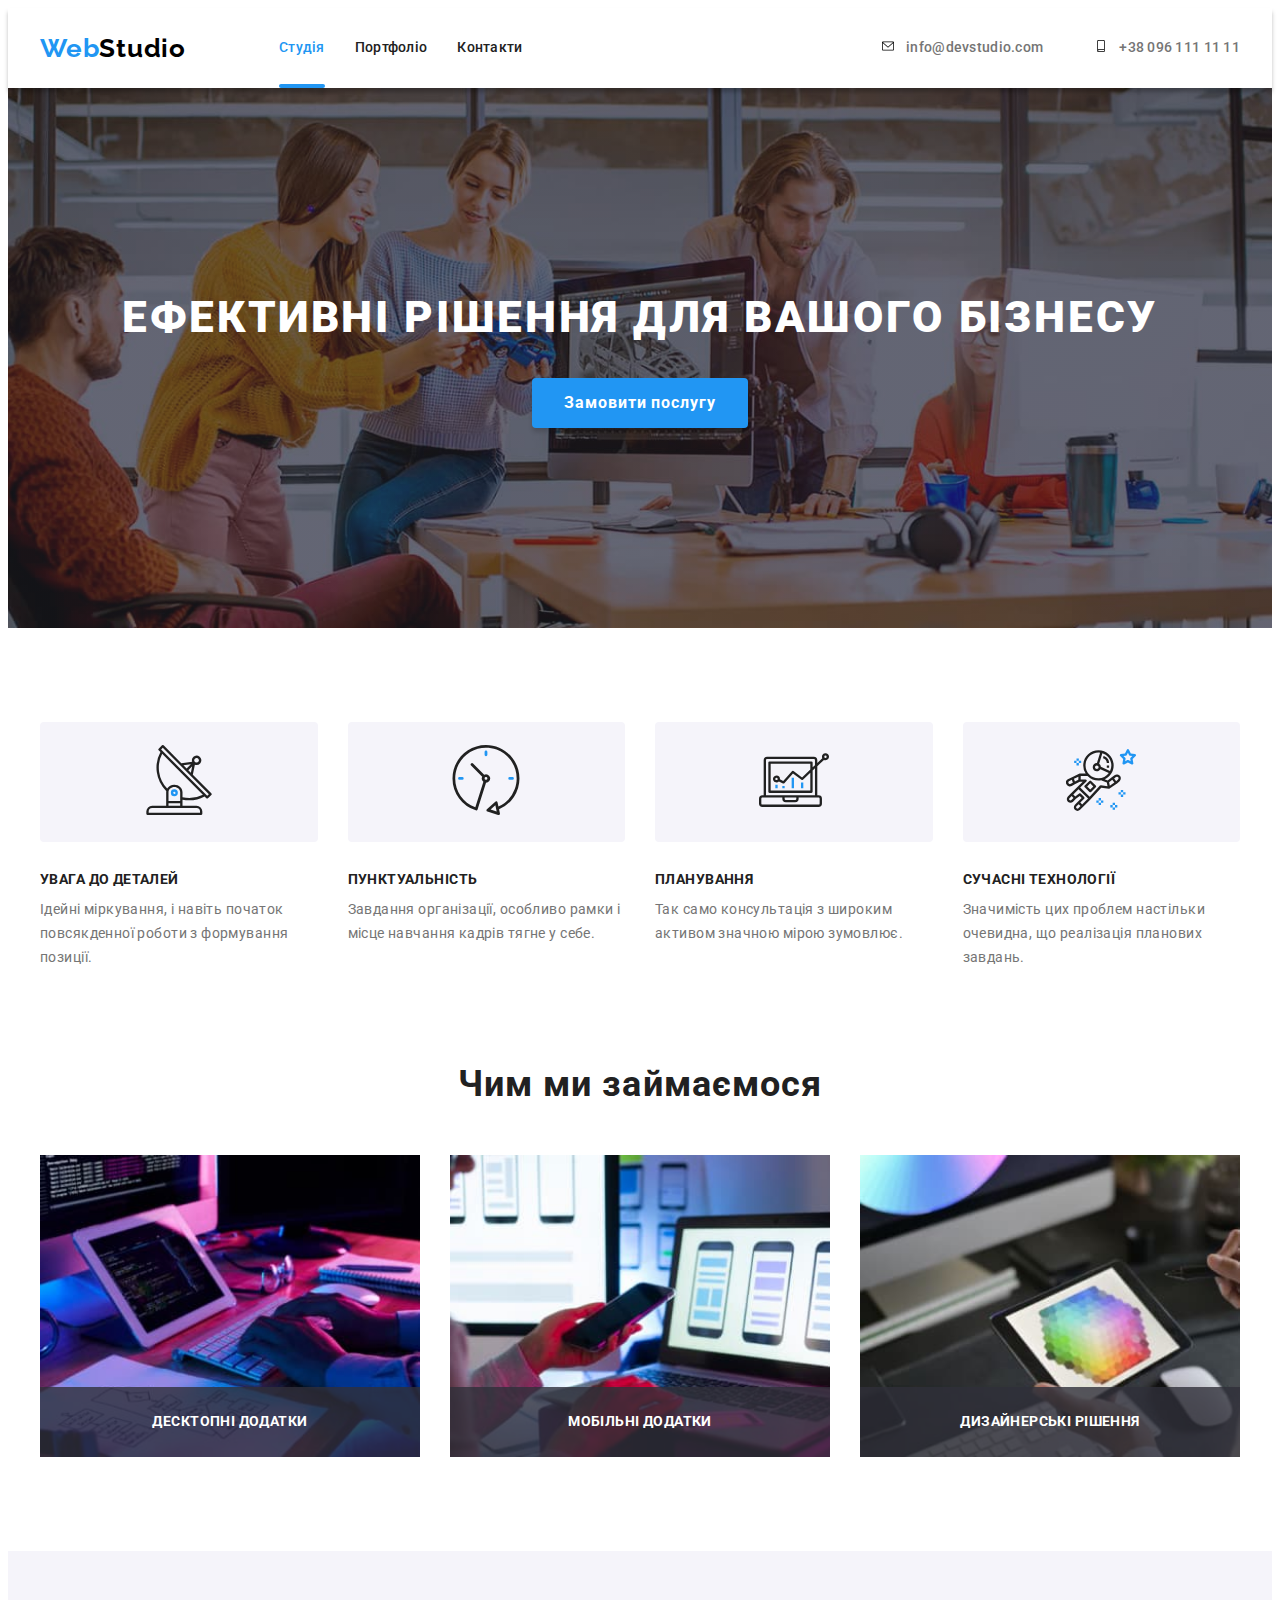
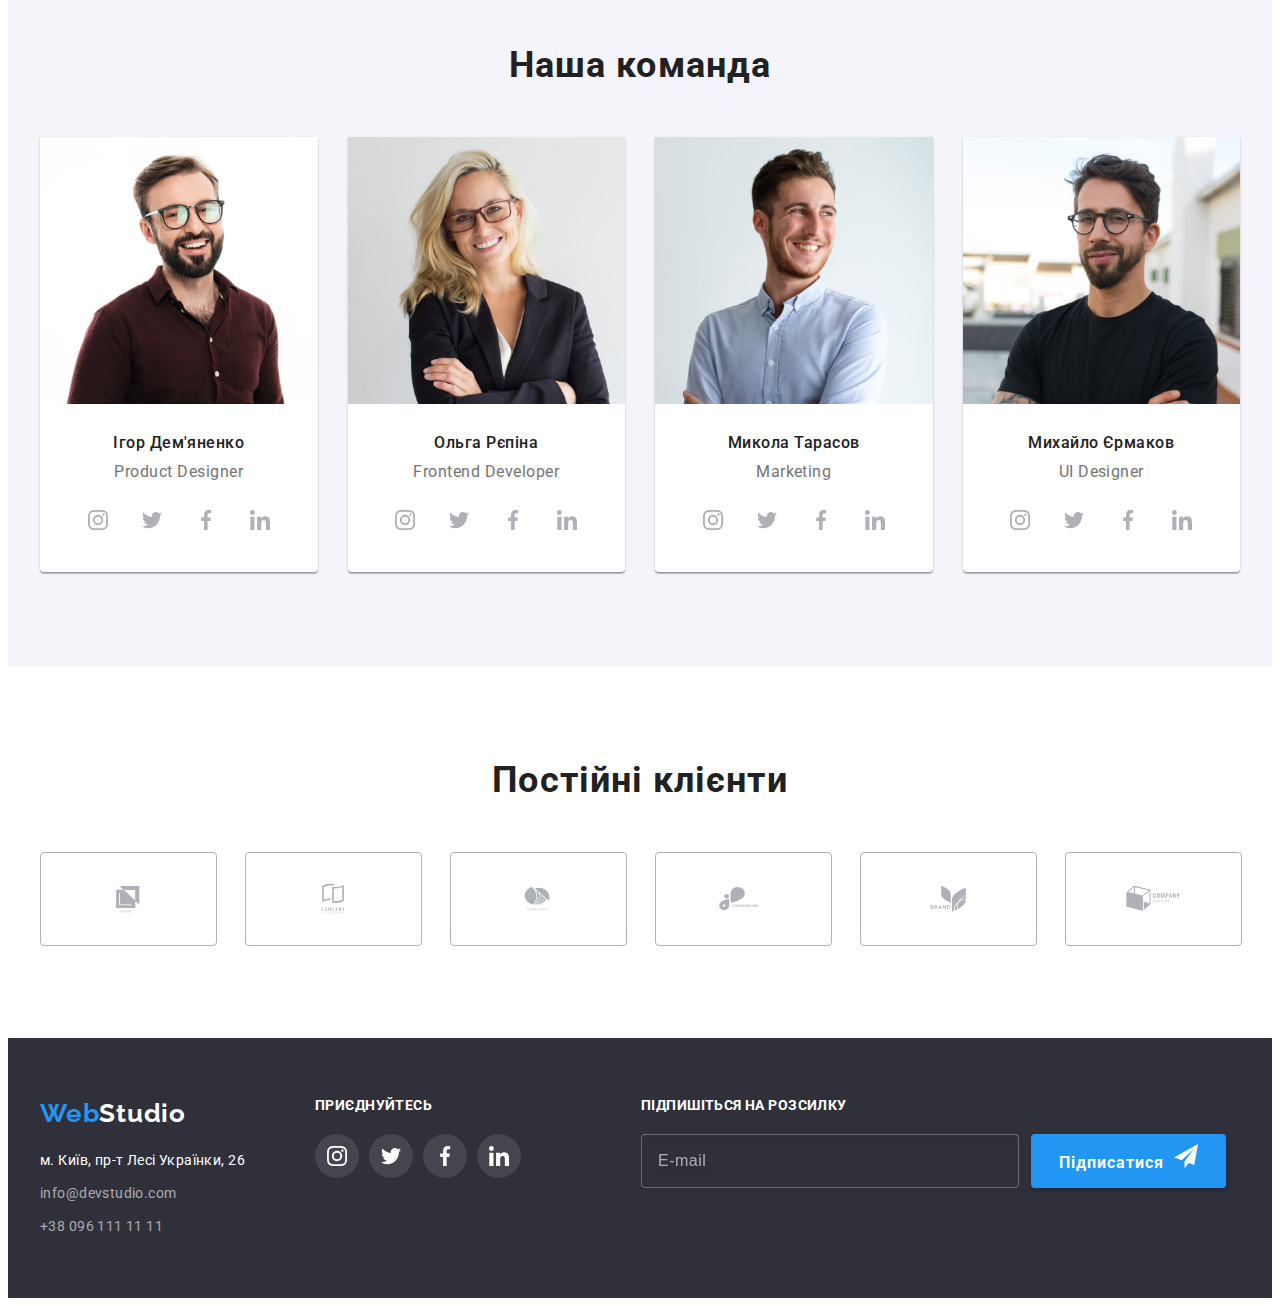
<file: index.html>
<!DOCTYPE html>
<html lang="uk">
<head>
    <meta charset="UTF-8">
    <meta http-equiv="X-UA-Compatible" content="IE=edge">
    <meta name="viewport" content="width=device-width, initial-scale=1.0">
    <title>WebStudio</title>
    <link rel="preconnect" href="https://fonts.googleapis.com">
    <link rel="preconnect" href="https://fonts.gstatic.com" crossorigin>
    <link href="https://fonts.googleapis.com/css2?family=Raleway:wght@700&family=Roboto:wght@400;500;700;900&display=swap"
        rel="stylesheet">
    <link rel="stylesheet" href="https://cdnjs.cloudflare.com/ajax/libs/modern-normalize/1.1.0/modern-normalize.min.css"
        integrity="sha512-wpPYUAdjBVSE4KJnH1VR1HeZfpl1ub8YT/NKx4PuQ5NmX2tKuGu6U/JRp5y+Y8XG2tV+wKQpNHVUX03MfMFn9Q=="
        crossorigin="anonymous" referrerpolicy="no-referrer" />
    <link rel="stylesheet" href="./css/main.min.css">
</head>
<body>
    <header class="site-header">
        <div class="container header-container">
        <nav class="header-nav">
        <a href="/" class="logo"><span class="accent">Web</span>Studio</a>
        <button type="button" class="menu-button is-open" aria-expanded="false" aria-controls="menu-container" data-menu-button>
            <svg class="header-mobile-icon" aria-label="Перемикач мобільного меню" width="40" height="40">
                <use class="icon-menu" href="./images/icons.svg#icon-menu"></use>
                <use class="icon-cross" href="./images/icons.svg#icon-close"></use>
            </svg>
        </button>
        <div class="menu-container is-open" id="menu-container" data-menu>
            <div class="header-navision">
            <ul class="site-nav list">
                <li class="link-header"><a href="" class="link current">Студія</a></li>
                <li class="link-header"><a href="./portfolio.html" class=" link">Портфоліо</a></li>
                <li class="link-header"><a href="" class=" link">Контакти</a></li>
            </ul>
            </div>
            <div class="adress-nav">
            <ul class="adress-header list">
                <li class="header-item"><a href="mailto:info@devstudio.com" class="header-link link"><svg class="header-icon"
                            width="16" height="12">
                            <use href="./images/icons.svg#icon-mail"></use>
                        </svg>info@devstudio.com</a></li>
                <li class="header-item"><a href="tel:+380961111111" class="header-link header-tel link"><svg class="header-icon" width="16"
                            height="12">
                            <use href="./images/icons.svg#icon-smartphone"></use>
                        </svg>+38 096 111 11 11</a></li>
            </ul>
            <ul class="menu-social list">
                <li class="menu-social-item">
                    <a class="menu-social-link link" href="./">Instagram</a>
                </li>
                <li class="menu-social-item">
                    <a class="menu-social-link link" href="./">Twitter</a>
                </li>
                <li class="menu-social-item">
                    <a class="menu-social-link link" href="./">Facebook</a>
                </li>
                <li class="menu-social-item">
                    <a class="menu-social-link link" href="./">Linkedin</a>
                </li>
            </ul>
            </div>
        </div>
        </div>
    </header>
    <main>
        <section class="hero">
            <div class="container">
            <h1 class="hero-title">Ефективні рішення для вашого бізнесу</h1>
            <button type="button" class="hero-button" data-modal-open>Замовити послугу</button>
            </div>
        </section>
        <section class="corporation">
            <div class="container">
                <h2 class="visually-hidden">Корпоративна етика</h2>
                <ul class="corporation-list list">
                    <li class="corporation-link">
                        <div class="corporation-icon-item"><a href="" class="corporation-icon-link link"><svg class="corporation-icon" width="70" height="70">
                        <use href="./images/icons.svg#icon-antenna"></use></svg></a></div>
                        <h3 class="corporation-caption">увага до деталей</h3>
                        <p class="corporation-text">Ідейні міркування, і навіть початок повсякденної роботи з формування позиції.</p>
                    </li>
                    <li class="corporation-link">
                        <div class="corporation-icon-item"><a href="" class="corporation-icon-link link"><svg class="corporation-icon" width="70" height="70">
                        <use href="./images/icons.svg#icon-clock"></use></svg></a></div>
                        <h3 class="corporation-caption">пунктуальність</h3>
                        <p class="corporation-text">Завдання організації, особливо рамки і місце навчання кадрів тягне у себе.</p>
                    </li>
                    <li class="corporation-link">
                        <div class="corporation-icon-item"><a href="" class="corporation-icon-link link"><svg class="corporation-icon" width="70" height="70">
                        <use href="./images/icons.svg#icon-diagram"></use></svg></a></div>
                        <h3 class="corporation-caption">планування</h3>
                        <p class="corporation-text">Так само консультація з широким активом значною мірою зумовлює.</p>
                    </li>
                    <li class="corporation-link">
                        <div class="corporation-icon-item"><a href="" class="corporation-icon-link link"><svg class="corporation-icon" width="70" height="70">
                        <use href="./images/icons.svg#icon-astronaut"></use></svg></a></div>
                        <h3 class="corporation-caption">сучасні технології</h3>
                        <p class="corporation-text">Значимість цих проблем настільки очевидна, що реалізація планових завдань.</p>
                    </li>
                </ul>
            </div>
        </section>
        <section class="skills">
            <div class="container">
                <h2 class="skills-hidden">Чим ми займаємося</h2>
                <ul class="skills-list list">
                    <li class="skills-link">
                        <div class="skills-item">
                            <picture>
                            <source 
                            srcset="
                            ./images/section-1-img1.jpg 1x
                            ./images/section-1-img1-2x.jpg 2x"
                            media="(min-width: 1200px)" />
                            <source 
                            srcset="
                            ./images/section-1-img1-tab.jpg 1x
                            ./images/section-1-img1-tab-2x.jpg 2x"
                            media="(min-width: 768px)"/>
                            <source 
                            srcset="
                            ./images/section-1-img1-mob.jpg 1x
                            ./images/section-1-img1-mob-2x.jpg 2x"
                            media="(min-width: 320px)"/>
                            <img src="./images/section-1-img1.jpg" alt="Написання коду за столом" width="370" />
                        </picture>
                        <p class="skills-text-top">Десктопні додатки</p>
                        </div>
                    </li>
                    <li class="skills-link">
                        <div class="skills-item">
                        <img src="./images/section-1-img2.jpg" alt="Створення мобільних додатків" width="370"/>
                        <p class="skills-text-top">Мобільні додатки</p>
                        </div>
                    </li>
                    <li class="skills-link">
                        <div class="skills-item">
                        <img src="./images/section-1-img3.jpg" alt="Цифрова кольорова палітра" width="370"/>
                        <p class="skills-text-top">Дизайнерські рішення</p>
                        </div>
                    </li>
                </ul>
            </div>
        </section>
        <section class="team">
            <div class="container">
                <h2 class="team-hidden">Наша команда</h2>
                <ul class="team-list list">
                    <li class="team-link link">
                        <picture>
                            <source 
                            srcset="
                            ./images/productdesigner.jpg 1x
                            ./images/productdesigner-2x.jpg 2x"
                            media="(min-width: 1200px)" />
                            <source 
                            srcset="
                            ./images/productdesigner-tab.jpg 1x
                            ./images/productdesigner-tab-2x.jpg 2x"
                            media="(min-width: 768px)"/>
                            <source 
                            srcset="
                            ./images/productdesigner-mob.jpg 1x
                            ./images/productdesigner-mob-2x.jpg 2x"
                            media="(min-width: 320px)"/>
                            <img src="./images/productdesigner.jpg" alt="Дизайнер" width="450"/>
                        </picture>
                        <div class="team-box"><h3 class="team-caption">Ігор Дем'яненко</h3>
                        <p lang="en" class="team-text">Product Designer</p>
                        <ul class="team-soc-list list">
                            <li class="team-soc-item">
                                <a href="" target="_blank" rel="noopener noreferrer nofollow" class="team-soc-link link">
                                    <svg class="team-soc-icon" width="20" height="20">
                                        <use href="./images/icons.svg#icon-instagram"></use>
                                    </svg>
                                </a></li>
                            <li class="team-soc-item">
                                <a href="" target="_blank" rel="noopener noreferrer nofollow" class="team-soc-link link"><svg class="team-soc-icon" width="20" height="20">
                                    <use href="./images/icons.svg#icon-twitter"></use>
                                </svg></a></li>
                            <li class="team-soc-item">
                                <a href="" target="_blank" rel="noopener noreferrer nofollow" class="team-soc-link link"><svg class="team-soc-icon" width="20" height="20">
                                    <use href="./images/icons.svg#icon-facebook"></use>
                                </svg></a></li>
                            <li class="team-soc-item">
                                <a href="" target="_blank" rel="noopener noreferrer nofollow" class="team-soc-link link"><svg class="team-soc-icon" width="20" height="20">
                                    <use href="./images/icons.svg#icon-linkedin"></use>
                                </svg></a></li>
                        </ul>
                        </div>
                    </li>
                    <li class="team-link link">
                        <picture>
                            <source 
                            srcset="
                            ./images/frontenddeveloper.jpg 1x
                            ./images/frontenddeveloper-2x.jpg 2x"
                            media="(min-width: 1200px)" />
                            <source 
                            srcset="
                            ./images/frontenddeveloper-tab.jpg 1x
                            ./images/frontenddeveloper-tab-2x.jpg 2x"
                            media="(min-width: 768px)"/>
                            <source 
                            srcset="
                            ./images/frontenddeveloper-mob.jpg 1x
                            ./images/frontenddeveloper-mob-2x.jpg 2x"
                            media="(min-width: 320px)"/>
                            <img src="./images/frontenddeveloper.jpg" alt="Фронтенд розробник" width="450"/>
                        </picture>
                        <div class="team-box"><h3 class="team-caption">Ольга Рєпіна</h3>
                        <p lang="en" class="team-text">Frontend Developer</p>
                        <ul class="team-soc-list list">
                            <li class="team-soc-item">
                                <a href="" target="_blank" rel="noopener noreferrer nofollow" class="team-soc-link link">
                                    <svg class="team-soc-icon" width="20" height="20">
                                        <use href="./images/icons.svg#icon-instagram"></use>
                                    </svg>
                                </a></li>
                            <li class="team-soc-item">
                                <a href="" target="_blank" rel="noopener noreferrer nofollow" class="team-soc-link link"><svg class="team-soc-icon" width="20" height="20">
                                    <use href="./images/icons.svg#icon-twitter"></use>
                                </svg></a></li>
                            <li class="team-soc-item">
                                <a href="" target="_blank" rel="noopener noreferrer nofollow" class="team-soc-link link"><svg class="team-soc-icon" width="20" height="20">
                                    <use href="./images/icons.svg#icon-facebook"></use>
                                </svg></a></li>
                            <li class="team-soc-item">
                                <a href="" target="_blank" rel="noopener noreferrer nofollow" class="team-soc-link link"><svg class="team-soc-icon" width="20" height="20">
                                    <use href="./images/icons.svg#icon-linkedin"></use>
                                </svg></a></li></ul>
                        </div>
                    </li>
                    <li class="team-link link">
                        <picture>
                            <source 
                            srcset="
                            ./images/marketing.jpg 1x
                            ./images/marketing-2x.jpg 2x"
                            media="(min-width: 1200px)" />
                            <source 
                            srcset="
                            ./images/marketing-tab.jpg 1x
                            ./images/marketing-tab-2x.jpg 2x"
                            media="(min-width: 768px)"/>
                            <source 
                            srcset="
                            ./images/marketing-mob.jpg 1x
                            ./images/marketing-mob-2x.jpg 2x"
                            media="(min-width: 320px)"/>
                            <img src="./images/marketing.jpg" alt="Маркетолог" width="450"/>
                        </picture>
                        <div class="team-box"><h3 class="team-caption">Микола Тарасов</h3>
                        <p lang="en" class="team-text">Marketing</p>
                        <ul class="team-soc-list list">
                            <li class="team-soc-item">
                                <a href="" target="_blank" rel="noopener noreferrer nofollow" class="team-soc-link link">
                                    <svg class="team-soc-icon" width="20" height="20">
                                        <use href="./images/icons.svg#icon-instagram"></use>
                                    </svg>
                                </a>
                            </li>
                            <li class="team-soc-item">
                                <a href="" target="_blank" rel="noopener noreferrer nofollow" class="team-soc-link link"><svg
                                        class="team-soc-icon" width="20" height="20">
                                        <use href="./images/icons.svg#icon-twitter"></use>
                                    </svg></a>
                            </li>
                            <li class="team-soc-item">
                                <a href="" target="_blank" rel="noopener noreferrer nofollow" class="team-soc-link link"><svg
                                        class="team-soc-icon" width="20" height="20">
                                        <use href="./images/icons.svg#icon-facebook"></use>
                                    </svg></a>
                            </li>
                            <li class="team-soc-item">
                                <a href="" target="_blank" rel="noopener noreferrer nofollow" class="team-soc-link link"><svg
                                        class="team-soc-icon" width="20" height="20">
                                        <use href="./images/icons.svg#icon-linkedin"></use>
                                    </svg></a>
                            </li>
                        </ul>
                        </div>
                    </li>
                    <li class="team-link link">
                        <picture>
                            <source 
                            srcset="
                            ./images/uidesigner.jpg 1x
                            ./images/uidesigner-2x.jpg 2x"
                            media="(min-width: 1200px)" />
                            <source 
                            srcset="
                            ./images/uidesigner-tab.jpg 1x
                            ./images/uidesigner-tab-2x.jpg 2x"
                            media="(min-width: 768px)"/>
                            <source 
                            srcset="
                            ./images/uidesigner-mob.jpg 1x
                            ./images/uidesigner-mob-2x.jpg 2x"
                            media="(min-width: 320px)"/>
                            <img src="./images/uidesigner.jpg" alt="UI дизайнер" width="450"/>
                        </picture>
                        <div class="team-box"><h3 class="team-caption">Михайло Єрмаков</h3>
                        <p lang="en" class="team-text">UI Designer</p>
                        <ul class="team-soc-list list">
                            <li class="team-soc-item">
                                <a href="" target="_blank" rel="noopener noreferrer nofollow" class="team-soc-link link">
                                    <svg class="team-soc-icon" width="20" height="20">
                                        <use href="./images/icons.svg#icon-instagram"></use>
                                    </svg>
                                </a>
                            </li>
                            <li class="team-soc-item">
                                <a href="" target="_blank" rel="noopener noreferrer nofollow" class="team-soc-link link"><svg
                                        class="team-soc-icon" width="20" height="20">
                                        <use href="./images/icons.svg#icon-twitter"></use>
                                    </svg></a>
                            </li>
                            <li class="team-soc-item">
                                <a href="" target="_blank" rel="noopener noreferrer nofollow" class="team-soc-link link"><svg
                                        class="team-soc-icon" width="20" height="20">
                                        <use href="./images/icons.svg#icon-facebook"></use>
                                    </svg></a>
                            </li>
                            <li class="team-soc-item">
                                <a href="" target="_blank" rel="noopener noreferrer nofollow" class="team-soc-link link"><svg
                                        class="team-soc-icon" width="20" height="20">
                                        <use href="./images/icons.svg#icon-linkedin"></use>
                                    </svg></a>
                            </li>
                        </ul>
                        </div>
                    </li>
                </ul>
            </div>
        </section>
        <section class="clients">
            <div class="container">
                <h2 class="clients-hidden">Постійні клієнти</h2>
                <ul class="clients-list list">
                    <li class="clients-icon-item"><a href="" class="clients-icon-link link"><svg class="clients-icon" width="106" height="60">
                        <use href="./images/icons.svg#icon-logo1"></use>
                    </svg></a></li>
                    <li class="clients-icon-item"><a href="" class="clients-icon-link link"><svg class="clients-icon" width="106" height="60">
                        <use href="./images/icons.svg#icon-logo2"></use>
                    </svg></a></li>
                    <li class="clients-icon-item"><a href="" class="clients-icon-link link"><svg class="clients-icon" width="106" height="60">
                        <use href="./images/icons.svg#icon-logo3"></use>
                    </svg></a></li>
                    <li class="clients-icon-item"><a href="" class="clients-icon-link link"><svg class="clients-icon" width="106" height="60">
                        <use href="./images/icons.svg#icon-logo4"></use>
                    </svg></a></li>
                    <li class="clients-icon-item"><a href="" class="clients-icon-link link"><svg class="clients-icon" width="106" height="60">
                        <use href="./images/icons.svg#icon-logo5"></use>
                    </svg></a></li>
                    <li class="clients-icon-item"><a href="" class="clients-icon-link link"><svg class="clients-icon" width="106" height="60">
                        <use href="./images/icons.svg#icon-logo6"></use>
                    </svg></a></li>
                </ul>
            </div>
        </section>
    </main>
<footer class="footer">
    <div class="footer-container container">
        <div class="footer-wrap">
        <div class="container-address">
            <div>
            <a href="/" class="logo-footer logo--color--light"><span class="accent">Web</span>Studio</a>
            <address class="address-footer">
                <ul class="nav list">
                    <li class="nav-link"><a href="https://goo.gl/maps/p6rWdTMNFXtJnuZH9" target="_blank"
                            rel="noopener noreferrer nofollow" class="nav-address">м. Київ, пр-т Лесі Українки, 26</a>
                    </li>
                    <li class="nav-link"><a href="mailto:info@devstudio.com" class="nav-info">info@devstudio.com</a>
                    </li>
                    <li class="nav-link"><a href="tel:+380961111111" class="nav-info">+38 096 111 11 11</a></li>
                </ul>
            </address>
            </div>
        </div>
        <div class="container-link">
            <h2 class="footer-hidden">Приєднуйтесь</h2>
            <ul class="footer-soc-list list">
                <li class="footer-soc-item">
                    <a href="" target="_blank" rel="noopener noreferrer nofollow" class="footer-soc-link link">
                        <svg class="footer-soc-icon" width="20" height="20">
                            <use href="./images/icons.svg#icon-instagram"></use>
                        </svg>
                    </a>
                </li>
                <li class="footer-soc-item">
                    <a href="" target="_blank" rel="noopener noreferrer nofollow" class="footer-soc-link link"><svg
                            class="footer-soc-icon" width="20" height="20">
                            <use href="./images/icons.svg#icon-twitter"></use>
                        </svg></a>
                </li>
                <li class="footer-soc-item">
                    <a href="" target="_blank" rel="noopener noreferrer nofollow" class="footer-soc-link link"><svg
                            class="footer-soc-icon" width="20" height="20">
                            <use href="./images/icons.svg#icon-facebook"></use>
                        </svg></a>
                </li>
                <li class="footer-soc-item">
                    <a href="" target="_blank" rel="noopener noreferrer nofollow" class="footer-soc-link link"><svg
                            class="footer-soc-icon" width="20" height="20">
                            <use href="./images/icons.svg#icon-linkedin"></use>
                        </svg></a>
                </li>

            </ul>
        </div>
        </div>
        <form class="footer-form">
            <div class="footer-field">
                <label for="footer-user-email" class="footer-input-label"><span>Підпишіться на розсилку</span></label>
                <div class="input-wrap form-wrap">
                    <input type="email" name="user-email" class="footer-input" placeholder="E-mail" required
                        id="footer-user-email">
                    <button type="submit" class="footer-button">Підписатися<svg class="modal-send" width="24"
                            height="24">
                            <use href="./images/icons.svg#icon-send"></use>
                        </svg></button>
                </div>
            </div>
        </form>
    </div>
</footer>
    <div class="backdrop is-hidden" data-modal>
        <div class="modal">
            <button type="button" class="modal-close" data-modal-close>
                <svg class="modal-close-icon"  width="18" height="18">
                    <use href="./images/icons.svg#icon-close"></use>
                </svg>
            </button>
            <p class="modal-title">Залиште свої дані, ми вам передзвонимо</p>
            <form class="modal-form">
                <div class="modal-field">
                    <label for="user-name" class="input-label"><span>Ім'я</span></label> 
                        <div class="input-wrap">
                        <input type="text" name="user-name" class="modal-input" required id="user-name">
                <svg class="modal-input-icon" width="18" height="18">
                    <use href="./images/icons.svg#icon-person-black"></use>
                </svg> 
                    </div>
                </div>
                <div class="modal-field">
                    <label for="user-tel" class="input-label"><span>Телефон</span></label>
                        <div class="input-wrap">
                       <input type="tel" name="user-tel" class="modal-input" required id="user-tel">
                    <svg class="modal-input-icon" width="18" height="18">
                        <use href="./images/icons.svg#icon-phone-black"></use>
                    </svg>
                    </div> 
                </div>
                <div class="modal-field">
                    <label for="user-email" class="input-label"><span>Пошта</span></label>
                        <div class="input-wrap">
                       <input type="email" name="user-email" class="modal-input" required id="user-email">
                    <svg class="modal-input-icon" width="18" height="18">
                        <use href="./images/icons.svg#icon-email-black"></use>
                    </svg> 
                        </div>
                    </div>
                <div class="modal-field comment-field">
                    <label for="user-comment" class="input-label"><span>Коментар</span></label>
                    <textarea name="user-comment" id="user-comment" class="modal-text" placeholder="Введіть текст"></textarea>
                </div>
                <div class="modal-field check-field">
                    <input type="checkbox" name="privacy" id="privacy" class="input-check visually-hidden">
                    <label for="privacy" class="check-text">
                        <span>
                            <svg class="check-icon" width="16" height="15">
                            <use href="./images/icons.svg#icon-check"></use>
                        </svg></span>Погоджуюся з розсилкою та приймаю <a class="check-link" href=""> Умови договору</a></label>
                </div>
                <button type="submit" class="modal-button">Відправити</button>
            </form>
        </div>
    </div>
    <script src="./js/modal.js"></script>
    <script src="./js/menu.js"></script>
</body>
</html>
</file>
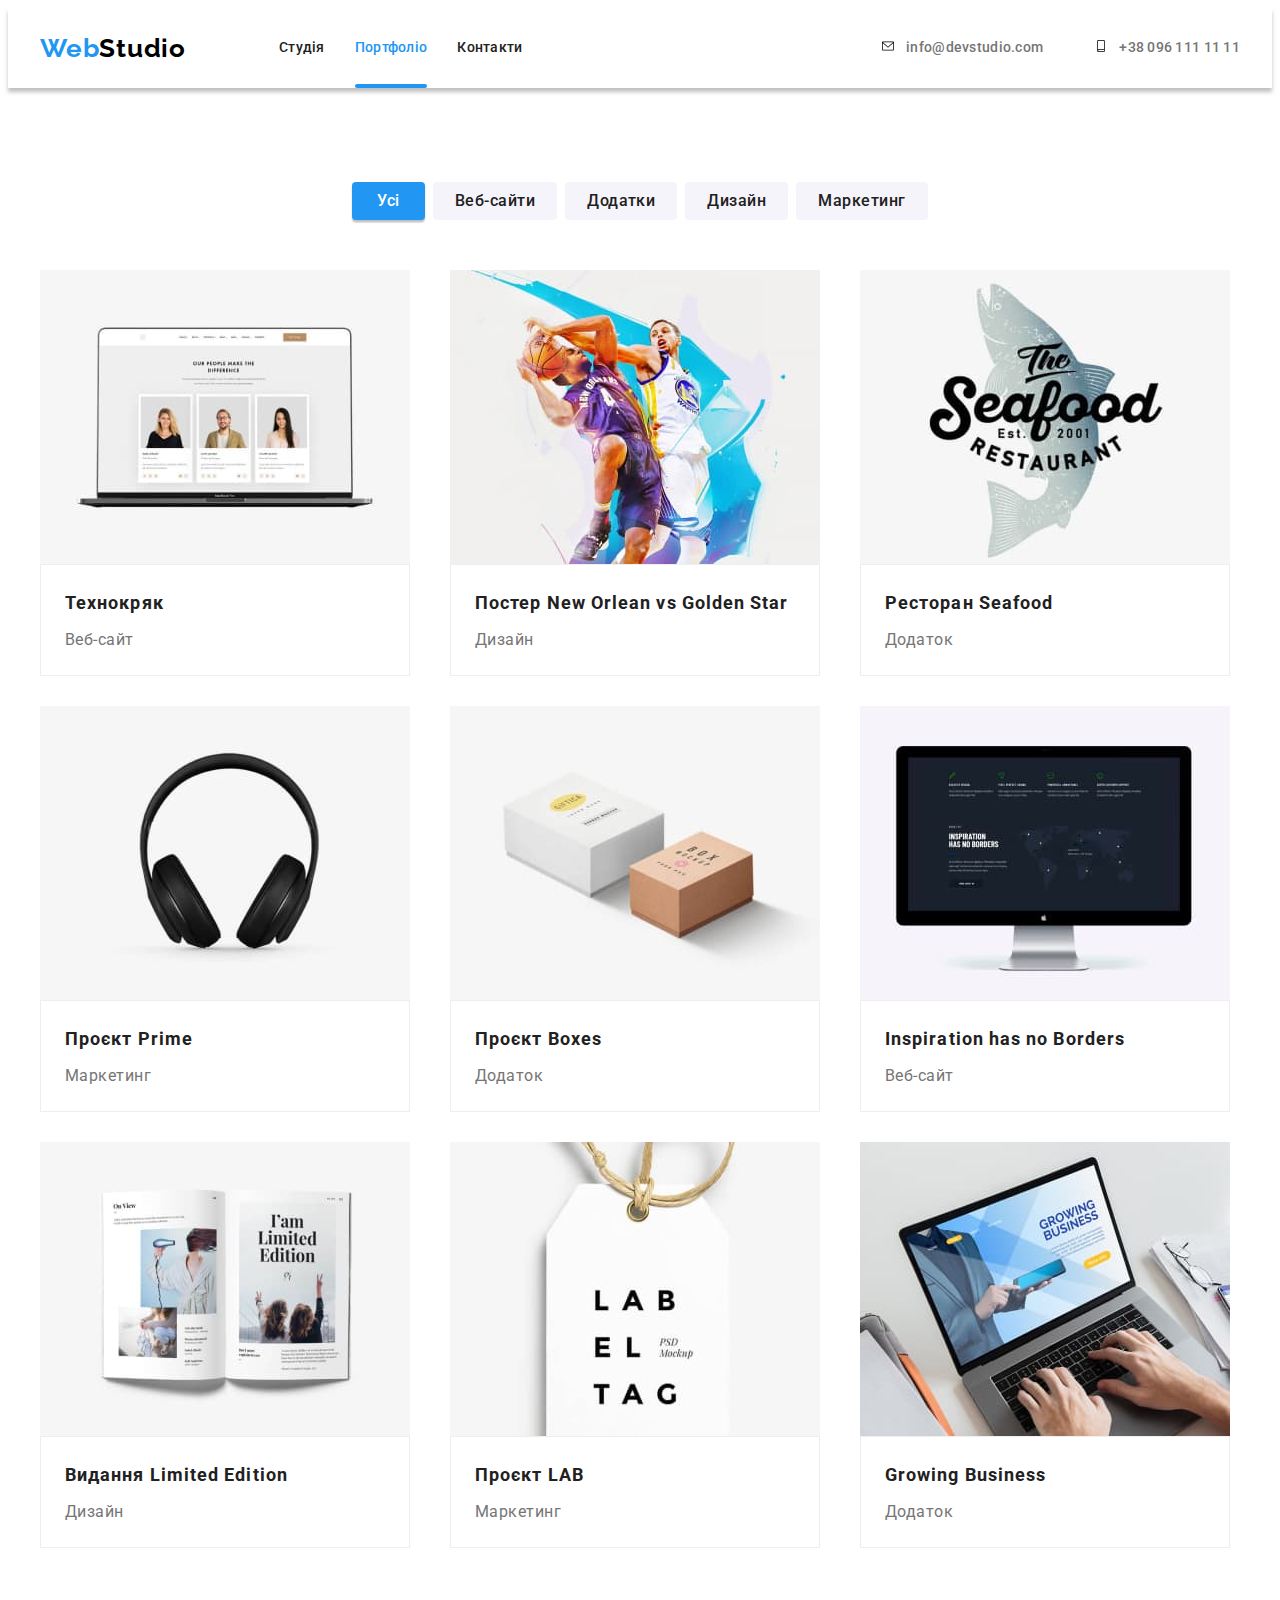
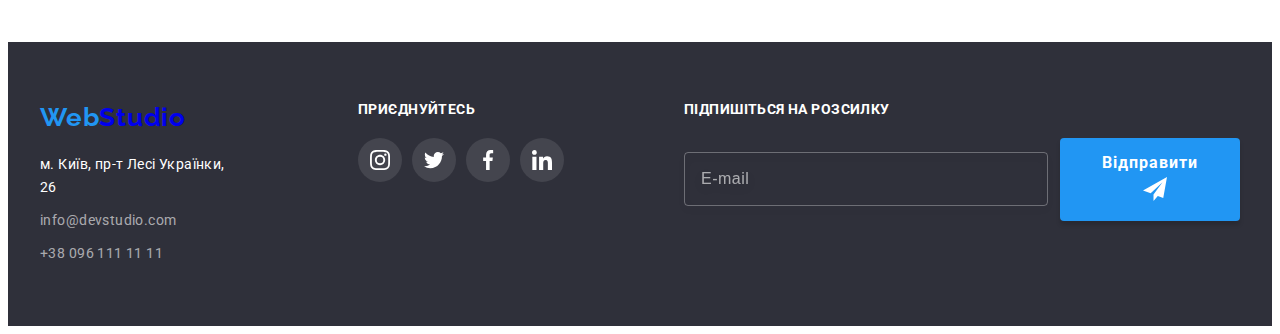
<file: portfolio.html>
<!DOCTYPE html>
<html lang="en">
<head>
    <meta charset="UTF-8">
    <meta http-equiv="X-UA-Compatible" content="IE=edge">
    <meta name="viewport" content="width=device-width, initial-scale=1.0">
    <title>Document</title>
    <link rel="preconnect" href="https://fonts.googleapis.com">
    <link rel="preconnect" href="https://fonts.gstatic.com" crossorigin>
    <link href="https://fonts.googleapis.com/css2?family=Raleway:wght@700&family=Roboto:wght@400;500;700;900&display=swap"
        rel="stylesheet">
    <link rel="stylesheet" href="https://cdnjs.cloudflare.com/ajax/libs/modern-normalize/1.1.0/modern-normalize.min.css"
        integrity="sha512-wpPYUAdjBVSE4KJnH1VR1HeZfpl1ub8YT/NKx4PuQ5NmX2tKuGu6U/JRp5y+Y8XG2tV+wKQpNHVUX03MfMFn9Q=="
        crossorigin="anonymous" referrerpolicy="no-referrer" />
    <link rel="stylesheet" href="./css/main.min.css">
</head>
<body>
    <header class="site-header">
        <div class="container header-container">
            <nav class="header-nav">
                <a href="/" class="logo"><span class="accent">Web</span>Studio</a>
                <button type="button" class="menu-button is-open" aria-expanded="false" aria-controls="menu-container"
                    data-menu-button>
                    <svg class="header-mobile-icon" aria-label="Перемикач мобільного меню" width="40" height="40">
                        <use class="icon-menu" href="./images/icons.svg#icon-menu"></use>
                        <use class="icon-cross" href="./images/icons.svg#icon-close"></use>
                    </svg>
                </button>
                <div class="menu-container is-open" id="menu-container" data-menu>
                    <div class="header-navision">
                        <ul class="site-nav list">
                            <li class="link-header"><a href="./index.html" class="link">Студія</a></li>
                            <li class="link-header"><a href="" class=" link current">Портфоліо</a></li>
                            <li class="link-header"><a href="" class=" link">Контакти</a></li>
                        </ul>
                    </div>
                    <div class="adress-nav">
                        <ul class="adress-header list">
                            <li class="header-item"><a href="mailto:info@devstudio.com" class="header-link link"><svg
                                        class="header-icon" width="16" height="12">
                                        <use href="./images/icons.svg#icon-mail"></use>
                                    </svg>info@devstudio.com</a></li>
                            <li class="header-item"><a href="tel:+380961111111" class="header-link header-tel link"><svg
                                        class="header-icon" width="16" height="12">
                                        <use href="./images/icons.svg#icon-smartphone"></use>
                                    </svg>+38 096 111 11 11</a></li>
                        </ul>
                        <ul class="menu-social list">
                            <li class="menu-social-item">
                                <a class="menu-social-link link" href="./">Instagram</a>
                            </li>
                            <li class="menu-social-item">
                                <a class="menu-social-link link" href="./">Twitter</a>
                            </li>
                            <li class="menu-social-item">
                                <a class="menu-social-link link" href="./">Facebook</a>
                            </li>
                            <li class="menu-social-item">
                                <a class="menu-social-link link" href="./">Linkedin</a>
                            </li>
                        </ul>
                    </div>
                </div>
        </div>
    </header>
    <main>
        <section class="portfolio-nav">
            <div class="container">
                <h1 class="visually-hidden">Секції портфоліо</h1>
                <ul class="portfolio-btn list">
                    <li><button type="button" class="button current-btn">Усі</button></li>
                    <li><button type="button" class="button">Веб-сайти</button></li>
                    <li><button type="button" class="button">Додатки</button></li>
                    <li><button type="button" class="button">Дизайн</button></li>
                    <li><button type="button" class="button">Маркетинг</button></li>
                </ul>
                <ul class="portfolio list">
                    <li class="portfolio-link">
                        <a href="" class="portfolio-img link">
                            <div class="text-top-wrap">
                            <img src="./images/prtf-img1.jpg" alt="Макбук з користувацькою сторінкою сайту" width="370" >
                            <p class="top-text">Ресурс пропонує комплексні пропозиції з різним рівнем функціоналу та сервісів. Все це дозволить відвідувачу отримати
                            вичерпні відомості про компанію чи приватну особу.</p>
                            </div>
                            <div class="link-text">
                                <h2 class="portfolio-header">Технокряк</h2>
                                <p class="portfolio-text">Веб-сайт</p>
                            </div>
                        </a>
                    </li>
                    <li class="portfolio-link"><a href="" class="portfolio-img link">
                        <div class="text-top-wrap">
                            <img src="./images/prtf-img2.jpg" alt="Баскетбольні гравці" width="370">
                        <p class="top-text">Ресурс пропонує комплексні пропозиції з різним рівнем функціоналу та сервісів. Все це дозволить
                        відвідувачу отримати
                        вичерпні відомості про компанію чи приватну особу.</p>
                        </div>
                        <div class="link-text">
                            <h2 class="portfolio-header">Постер New Orlean vs Golden Star</h2>
                            <p class="portfolio-text">Дизайн</p>
                        </div>
                        </a>
                    </li>
                    <li class="portfolio-link"><a href="" class="portfolio-img link">
                        <div class="text-top-wrap">
                            <img src="./images/prtf-img3.jpg" alt="Логотип ресторану" width="370"><p class="top-text">Ресурс пропонує комплексні пропозиції з різним рівнем функціоналу та сервісів. Все це дозволить
                        відвідувачу отримати
                        вичерпні відомості про компанію чи приватну особу.</p>
                        </div>
                        <div class="link-text">
                            <h2 class="portfolio-header">Ресторан Seafood</h2>
                            <p class="portfolio-text">Додаток</p>
                        </div>
                        </a>
                    </li>
                    <li class="portfolio-link"><a href="" class="portfolio-img link">
                        <div class="text-top-wrap">
                            <img src="./images/prtf-img4.jpg" alt="Гарнітура" width="370"><p class="top-text">Ресурс пропонує комплексні пропозиції з різним рівнем функціоналу та сервісів. Все це дозволить
                        відвідувачу отримати
                        вичерпні відомості про компанію чи приватну особу.</p>
                        </div>
                        <div class="link-text">
                            <h2 class="portfolio-header">Проєкт Prime</h2>
                            <p class="portfolio-text">Маркетинг</p>
                        </div>
                        </a>
                    </li>
                    <li class="portfolio-link"><a href="" class="portfolio-img link">
                        <div class="text-top-wrap">
                            <img src="./images/prtf-img5.jpg" alt="Пакувальна продукція" width="370"><p class="top-text">Ресурс пропонує комплексні пропозиції з різним рівнем функціоналу та сервісів. Все це дозволить
                        відвідувачу отримати
                        вичерпні відомості про компанію чи приватну особу.</p>
                        </div>
                        <div class="link-text">
                            <h2 class="portfolio-header">Проєкт Boxes</h2>
                            <p class="portfolio-text">Додаток</p>
                        </div>
                        </a>
                    </li>
                    <li class="portfolio-link"><a href="" class="portfolio-img link">
                        <div class="text-top-wrap">
                            <img src="./images/prtf-img6.jpg" alt="Головна сторінка веб-сайту" width="370"><p class="top-text">Ресурс пропонує комплексні пропозиції з різним рівнем функціоналу та сервісів. Все це дозволить
                        відвідувачу отримати
                        вичерпні відомості про компанію чи приватну особу.</p>
                        </div>
                        <div class="link-text">
                            <h2 class="portfolio-header">Inspiration has no Borders</h2>
                            <p class="portfolio-text">Веб-сайт</p>
                        </div>
                        </a>
                    </li>
                    <li class="portfolio-link"><a href="" class="portfolio-img link">
                        <div class="text-top-wrap">
                            <img src="./images/prtf-img7.jpg" alt="Сторінки журналу" width="370"><p class="top-text">Ресурс пропонує комплексні пропозиції з різним рівнем функціоналу та сервісів. Все це дозволить
                        відвідувачу отримати
                        вичерпні відомості про компанію чи приватну особу.</p>
                        </div>
                        <div class="link-text">
                            <h2 class="portfolio-header">Видання Limited Edition</h2>
                            <p class="portfolio-text">Дизайн</p>
                        </div>
                        </a>
                    </li>
                    <li class="portfolio-link"><a href="" class="portfolio-img link">
                        <div class="text-top-wrap">
                            <img src="./images/prtf-img8.jpg" alt="Маркування фірмового стилю" width="370"><p class="top-text">Ресурс пропонує комплексні пропозиції з різним рівнем функціоналу та сервісів. Все це дозволить
                        відвідувачу отримати
                        вичерпні відомості про компанію чи приватну особу.</p>
                        </div>
                        <div class="link-text">
                            <h2 class="portfolio-header">Проєкт LAB</h2>
                            <p class="portfolio-text">Маркетинг</p>
                        </div>
                        </a>
                    </li>
                    <li class="portfolio-link"><a href="" class="portfolio-img link">
                        <div class="text-top-wrap">
                            <img src="./images/prtf-img9.jpg" alt="Сторінка веб-сайту на головному екрані ноутбуку користувача" width="370"><p class="top-text">Ресурс пропонує комплексні пропозиції з різним рівнем функціоналу та сервісів. Все це дозволить
                        відвідувачу отримати
                        вичерпні відомості про компанію чи приватну особу.</p>
                        </div>
                        <div class="link-text">
                            <h2 class="portfolio-header">Growing Business</h2>
                            <p class="portfolio-text">Додаток</p>
                        </div>
                        </a>
                    </li>
                </ul>
            </div>
        </section>
    </main>
    <footer class="footer">
        <div class="footer-container container">
            <div class="container-address">
                <a href="/" class="logo-footer"><span class="accent">Web</span>Studio</a>
                <address class="address-footer">
                    <ul class="nav list">
                        <li class="nav-link"><a href="https://goo.gl/maps/p6rWdTMNFXtJnuZH9" target="_blank"
                                rel="noopener noreferrer nofollow" class="nav-address">м. Київ, пр-т Лесі Українки, 26</a>
                        </li>
                        <li class="nav-link"><a href="mailto:info@devstudio.com" class="nav-info">info@devstudio.com</a>
                        </li>
                        <li class="nav-link"><a href="tel:+380961111111" class="nav-info">+38 096 111 11 11</a></li>
                    </ul>
                </address>
            </div>
            <div class="container-link">
                <h2 class="footer-hidden">Приєднуйтесь</h2>
                <ul class="footer-soc-list list">
                    <li class="footer-soc-item">
                        <a href="" target="_blank" rel="noopener noreferrer nofollow" class="footer-soc-link link">
                            <svg class="footer-soc-icon" width="20" height="20">
                                <use href="./images/icons.svg#icon-instagram"></use>
                            </svg>
                        </a>
                    </li>
                    <li class="footer-soc-item">
                        <a href="" target="_blank" rel="noopener noreferrer nofollow" class="footer-soc-link link"><svg
                                class="footer-soc-icon" width="20" height="20">
                                <use href="./images/icons.svg#icon-twitter"></use>
                            </svg></a>
                    </li>
                    <li class="footer-soc-item">
                        <a href="" target="_blank" rel="noopener noreferrer nofollow" class="footer-soc-link link"><svg
                                class="footer-soc-icon" width="20" height="20">
                                <use href="./images/icons.svg#icon-facebook"></use>
                            </svg></a>
                    </li>
                    <li class="footer-soc-item">
                        <a href="" target="_blank" rel="noopener noreferrer nofollow" class="footer-soc-link link"><svg
                                class="footer-soc-icon" width="20" height="20">
                                <use href="./images/icons.svg#icon-linkedin"></use>
                            </svg></a>
                    </li>
    
                </ul>
            </div>
            <div>
                <form class="footer-form">
                    <div class="footer-field">
                        <label for="footer-user-email" class="footer-input-label"><span>Підпишіться на
                                розсилку</span></label>
                        <div class="input-wrap">
                            <input type="email" name="user-email" class="footer-input" placeholder="E-mail" required
                                id="footer-user-email">
                            <button type="submit" class="footer-button">Відправити<svg class="modal-send" width="24"
                                    height="24">
                                    <use href="./images/icons.svg#icon-send"></use>
                                </svg></button>
                        </div>
                    </div>
                </form>
            </div>
        </div>
    </footer>

</body>

</html>
</file>
<file: css/main.min.css>
:root{--primary-text-color: #757575;--title-text-color: #212121;--acent-color: #2196F3;--acent-text-color: #FFFFFF;--logo-header: #000000;--container-color: #EEEEEE;--section-bottom: #F5F4FA;--background-container: #2F303A;--footer-text: rgb(255, 255, 255, 0.6);--bgd-container: #C4C4C4}p,h1,h2,h3,h4,h5,h6{margin:0}ul,ol{margin:0;padding-left:0}button{cursor:pointer}address{font-style:normal}img{display:block;max-width:100%;height:auto;width:100%}body{background-color:#fff;color:#757575;font-family:"roboto",sans-serif}.list{list-style:none}.link{text-decoration:none}.visually-hidden{position:absolute;white-space:nowrap;width:1px;height:1px;overflow:hidden;border:0;padding:0;clip:rect(0 0 0 0);-webkit-clip-path:inset(50%);clip-path:inset(50%);margin:-1px}.container{width:100%;padding-left:15px;padding-right:15px;margin:0 auto}@media screen and (min-width: 480px){.container{max-width:480px}}@media screen and (min-width: 768px){.container{max-width:768px}}@media screen and (min-width: 1200px){.container{max-width:1200px}}.input-wrap{display:flex;align-items:center;justify-content:center}.backdrop{width:100%;height:100%;background-color:rgba(0,0,0,.2);position:fixed;top:0;left:0;overflow-y:scroll;transition:opacity 250ms linear,visibility 250ms linear}.modal{width:450px;min-height:609px;background-color:var(--acent-text-color);position:absolute;top:50%;left:50%;padding:40px;transform:translate(-50%, -50%) scaleY(1);transition:transform 250ms linear;box-shadow:0px 1px 3px rgba(0,0,0,.12),0px 1px 1px rgba(0,0,0,.14),0px 2px 1px rgba(0,0,0,.2);border-radius:4px}@media screen and (min-width: 768px){.modal{width:450px;min-height:609px}}@media screen and (min-width: 1200px){.modal{width:528px;min-height:581px}}.backdrop.is-hidden .modal{transform:translate(-50%, -50%) scaleY(0)}.modal-close{width:30px;height:30px;background-color:rgba(0,0,0,0);border:1px solid rgba(0,0,0,.1);border-radius:50%;position:absolute;right:8px;top:8px;display:flex;align-items:center;justify-content:center}.modal-close-icon{transition:fill 250ms linear}.modal-close:hover .modal-close-icon,.modal-close:focus .modal-close-icon{fill:var(--acent-color)}.modal-title{font-weight:700;font-size:20px;line-height:1.15;letter-spacing:.03em;text-align:center;color:var(--title-text-color);margin-bottom:12px}.modal-input{width:100%;height:40px;transition:fill 250ms linear;border:1px solid rgba(33,33,33,.2);border-radius:4px;padding-left:42px;color:var(--title-text-color);font-size:14px;outline:rgba(0,0,0,0)}.modal-input:focus,.modal-input:hover{border-color:var(--acent-color)}.modal-input::-moz-placeholder{font-weight:400;font-size:12px;line-height:1.16;letter-spacing:.01em;color:rgba(117,117,117,.5)}.modal-input:-ms-input-placeholder{font-weight:400;font-size:12px;line-height:1.16;letter-spacing:.01em;color:rgba(117,117,117,.5)}.modal-input::placeholder{font-weight:400;font-size:12px;line-height:1.16;letter-spacing:.01em;color:rgba(117,117,117,.5)}.modal-input-icon{transition:fill 250ms linear}.modal-input:focus+.modal-input-icon,.modal-input:hover+.modal-input-icon{fill:var(--acent-color)}.input-wrap{position:relative}.modal-field{margin-bottom:10px}.modal-field.comment-field{margin-bottom:20px}.modal-input-icon{position:absolute;left:12px;top:50%;transform:translateY(-50%)}.modal-text{width:100%;height:120px;border:1px solid rgba(33,33,33,.2);border-radius:4px;padding:12px 16px;resize:none;font-size:14px;color:var(--title-text-color);outline:rgba(0,0,0,0);transition:fill 250ms linear}.modal-text:hover,.modal-text:focus{border-color:var(--acent-color)}.modal-text::-moz-placeholder{font-weight:400;font-size:12px;line-height:1.16;letter-spacing:.01em;color:rgba(117,117,117,.5)}.modal-text:-ms-input-placeholder{font-weight:400;font-size:12px;line-height:1.16;letter-spacing:.01em;color:rgba(117,117,117,.5)}.modal-text::placeholder{font-weight:400;font-size:12px;line-height:1.16;letter-spacing:.01em;color:rgba(117,117,117,.5)}.modal-button{padding:10px 52px;margin:0 auto;display:block;box-shadow:0px 4px 4px rgba(0,0,0,.15);border-radius:4px;color:var(--acent-text-color);background-color:var(--acent-color);font-family:inherit;font-weight:700;font-size:16px;line-height:1.87;letter-spacing:.06em;border:none;cursor:pointer;transition:background-color 250ms linear,color 250ms linear,box-shadow 250ms linear}.modal-button:hover,.modal-button:focus{border-radius:4px;background:#188ce8;box-shadow:0px 3px 1px rgba(0,0,0,.1),0px 1px 2px rgba(0,0,0,.08),0px 2px 2px rgba(0,0,0,.12)}.input-label{font-weight:400;font-size:12px;line-height:1.16;letter-spacing:.01em;color:var(--primary-text-color)}.input-label span{display:block;margin-bottom:4px}.check-field{margin-bottom:30px;display:flex;justify-content:center}.check-text{font-weight:400;font-size:12px;line-height:1.16;letter-spacing:.03em;color:var(--primary-text-color);display:flex;align-items:center}@media screen and (min-width: 768px){.check-text{font-weight:400;font-size:12px;line-height:1.16;letter-spacing:.03em}}@media screen and (min-width: 1200px){.check-text{font-weight:400;font-size:14px;line-height:1.71;letter-spacing:.03em}}.check-text span{width:16px;height:15px;border:2px solid #212121;border-radius:3px;margin-right:7px;display:flex;align-items:center;justify-content:center;fill:rgba(0,0,0,0)}.input-check:checked+.check-text span{background-color:#2196f3;border:rgba(0,0,0,0);fill:var(--acent-text-color)}.input-check:focus+.check-text span,.input-check:hover+.check-text span{border-color:var(--acent-color)}.check-link{color:#2196f3;display:block;font-weight:400;font-size:12px;line-height:1.16;letter-spacing:.03em;-webkit-text-decoration-line:underline;text-decoration-line:underline;margin-left:5px}@media screen and (min-width: 768px){.check-link{font-weight:400;font-size:12px;line-height:1.16;letter-spacing:.03em}}@media screen and (min-width: 1200px){.check-link{font-weight:400;font-size:14px;line-height:1.71;letter-spacing:.03em}}.backdrop.is-hidden{opacity:0;visibility:hidden;pointer-events:none}.logo--color--light{color:var(--acent-text-color)}.logo--color--dark{color:var(--logo-header)}.site-header{position:relative;background-color:var(--acent-text-color);box-shadow:0px 4px 4px rgba(0,0,0,.25)}.logo{margin-right:93px;color:var(--logo-header);text-decoration:none;font-family:"raleway",sans-serif;font-weight:700;font-size:26px;line-height:1.19;letter-spacing:.03em}.header-link:not(:last-child){margin-right:30px}@media screen and (min-width: 768px){.header-mobile-icon{display:none}}@media screen and (min-width: 1200px){.header-mobile-icon{display:none}}.accent{color:var(--acent-color)}.site-nav{gap:30px;text-align:start}@media screen and (min-width: 768px){.site-nav{display:flex}}@media screen and (min-width: 1200px){.site-nav{display:flex}}.link-header{position:relative}.link-header:not(:last-child){margin-bottom:32px}@media screen and (min-width: 768px){.link-header:not(:last-child){margin-bottom:0}}@media screen and (min-width: 1200px){.link-header:not(:last-child){margin-bottom:0}}.current::after{display:none}@media screen and (min-width: 768px){.current::after{content:"";display:block;position:absolute;width:100%;height:4px;border-radius:2px;padding-bottom:32;bottom:0;right:0;background-color:var(--acent-color)}}@media screen and (min-width: 1200px){.current::after{content:"";display:block;position:absolute;width:100%;height:4px;border-radius:2px;padding-bottom:32;bottom:0;right:0;background-color:var(--acent-color)}}.header-nav{display:flex;align-items:center;display:flex;align-items:center;justify-content:space-between}.adress-header{margin-bottom:64px;gap:50px}@media screen and (min-width: 768px){.adress-header{display:block;text-align:start;margin-bottom:0}}@media screen and (min-width: 1200px){.adress-header{display:flex;margin-bottom:0}}@media screen and (min-width: 768px){.header-container{justify-content:space-between}}@media screen and (min-width: 1200px){.header-container{justify-content:space-between}}.header-navision{margin-bottom:360px}@media screen and (min-width: 768px){.header-navision{margin-bottom:0}}@media screen and (min-width: 1200px){.header-navision{margin-bottom:0}}.header-item{text-align:start}.header-icon{display:none;align-items:center;margin-right:10px;transition:fill 250ms linear}.adress-header .link:hover .header-icon,.adress-header .link:focus .header-icon{fill:var(--acent-color)}@media screen and (min-width: 768px){.header-icon{display:inline-block}}@media screen and (min-width: 1200px){.header-icon{display:inline-block}}.site-nav .link{color:var(--title-text-color);display:block;font-weight:500;font-size:40px;line-height:1.17;letter-spacing:.02em;padding-top:0;padding-bottom:0;transition:color 250ms linear}@media screen and (min-width: 768px){.site-nav .link{font-weight:500;font-size:14px;line-height:1.14;letter-spacing:.02em;padding-top:32px;padding-bottom:32px}}@media screen and (min-width: 1200px){.site-nav .link{font-weight:500;font-size:14px;line-height:1.14;letter-spacing:.02em;padding-top:32px;padding-bottom:32px}}.site-nav .link:hover,.site-nav .link:focus{color:var(--acent-color)}.site-nav .link.current{color:var(--acent-color)}.adress-header .link{display:block;color:var(--primary-text-color);font-weight:500;font-size:24px;line-height:1.17;letter-spacing:.02em;transition:color 250ms linear}@media screen and (min-width: 480px){.adress-header .link{font-weight:500;font-size:30px;line-height:1.17;letter-spacing:.02em}}@media screen and (min-width: 768px){.adress-header .link{font-weight:500;font-size:14px;line-height:1.14;letter-spacing:.02em}}@media screen and (min-width: 1200px){.adress-header .link{font-weight:500;font-size:14px;line-height:1.14;letter-spacing:.02em;padding-top:32px;padding-bottom:32px}}.adress-header .link:hover,.adress-header .link:focus{color:var(--acent-color)}.adress-header .header-tel{font-weight:500;font-size:24px;line-height:1.16;letter-spacing:.02em}@media screen and (min-width: 768px){.adress-header .header-tel{font-weight:500;font-size:14px;line-height:1.14;letter-spacing:.02em}}@media screen and (min-width: 1200px){.adress-header .header-tel{font-weight:500;font-size:14px;line-height:1.14;letter-spacing:.02em}}.header-item:not(:last-child){margin-bottom:32px}@media screen and (min-width: 768px){.header-item:not(:last-child){margin-bottom:0}}@media screen and (min-width: 1200px){.header-item:not(:last-child){margin-bottom:0}}.menu-button{display:inline-flex;padding:0;margin:0;border:none;background-color:rgba(0,0,0,0)}.header-mobile-icon{color:var(--title-text-color)}.header-mobile-icon:hover,.header-mobile-icon:focus{fill:var(--acent-color);transition:fill 250ms linear}.menu-button .icon-cross{display:none}.menu-button.is-open .icon-cross{display:block}.menu-button.is-open .icon-menu{display:none}.menu-container{background-color:#fff;text-align:center;font-size:20px;overflow-y:scroll;justify-content:space-between}@media screen and (max-width: 767px){.menu-container{display:none;position:absolute;top:100%;left:0;width:100%;padding-left:48px;padding-right:48px;padding-bottom:40px}.menu-container.is-open{display:block}}@media screen and (min-width: 768px){.menu-container{display:flex;justify-content:space-between;flex-grow:1}}@media screen and (min-width: 768px){.menu-container{overflow-y:hidden}}@media screen and (min-width: 1200px){.menu-container{overflow-y:hidden}}.adress-nav{display:block}@media screen and (min-width: 768px){.adress-nav{display:flex;align-items:center}}@media screen and (min-width: 1200px){.adress-nav{display:flex;align-items:center}}.menu-social{display:flex}@media screen and (min-width: 768px){.menu-social{display:none}}@media screen and (min-width: 1200px){.menu-social{display:none}}.menu-social-link{font-weight:500;font-size:12px;line-height:1.22;letter-spacing:.02em;color:var(--acent-color)}@media screen and (min-width: 480px){.menu-social-link{font-weight:500;font-size:18px;line-height:1.22;letter-spacing:.02em}}.menu-social-item{margin-right:10px;padding-right:10px;border-right:1px solid rgba(33,33,33,.2)}.hero{padding-top:118px;padding-bottom:118px;width:100%;margin-left:auto;margin-right:auto;background-image:linear-gradient(rgba(47, 48, 58, 0.4), rgba(47, 48, 58, 0.4)),url(../images/hero-bg-mob.jpg);background-repeat:no-repeat;background-position:center;background-size:cover;background-color:var(--bgd-container)}@media(min-device-pixel-ratio: 2),(-webkit-min-device-pixel-ratio: 2),(min-resolution: 192dpi),(min-resolution: 2dppx){.hero{background-image:linear-gradient(rgba(47, 48, 58, 0.4), rgba(47, 48, 58, 0.4)),url(../images/hero-bg-mob-2x.jpg)}}@media screen and (min-width: 768px){.hero{padding-top:118px;padding-bottom:118px;width:100%;background-image:linear-gradient(rgba(47, 48, 58, 0.4), rgba(47, 48, 58, 0.4)),url(../images/hero-bg-tab.jpg)}}@media screen and (min-width: 768px)and (min-device-pixel-ratio: 2),screen and (min-width: 768px)and (-webkit-min-device-pixel-ratio: 2),screen and (min-width: 768px)and (min-resolution: 192dpi),screen and (min-width: 768px)and (min-resolution: 2dppx){.hero{background-image:linear-gradient(rgba(47, 48, 58, 0.4), rgba(47, 48, 58, 0.4)),url(../images/hero-bg-tab-2x.jpg)}}@media screen and (min-width: 1200px){.hero{background-image:linear-gradient(rgba(47, 48, 58, 0.4), rgba(47, 48, 58, 0.4)),url(../images/hero.jpg);padding-top:200px;padding-bottom:200px;max-width:1600px}}@media screen and (min-width: 1200px)and (min-device-pixel-ratio: 2),screen and (min-width: 1200px)and (-webkit-min-device-pixel-ratio: 2),screen and (min-width: 1200px)and (min-resolution: 192dpi),screen and (min-width: 1200px)and (min-resolution: 2dppx){.hero{background-image:linear-gradient(rgba(47, 48, 58, 0.4), rgba(47, 48, 58, 0.4)),url(../images/hero-2x.jpg)}}.hero-title{margin:0 auto;margin-bottom:30px;color:var(--acent-text-color);font-weight:900;font-size:26px;line-height:1.61;letter-spacing:.06em;text-align:center;text-transform:uppercase}@media screen and (min-width: 768px){.hero-title{font-weight:900;font-size:26px;line-height:1.61;letter-spacing:.06em}}@media screen and (min-width: 1200px){.hero-title{font-weight:900;font-size:44px;line-height:1.36;letter-spacing:.06em}}.hero-button{min-width:216px;height:50px;padding:0;margin:0 auto;display:block;box-shadow:0px 4px 4px rgba(0,0,0,.15);border-radius:4px;color:var(--acent-text-color);background-color:var(--acent-color);font-family:inherit;font-weight:700;font-size:16px;line-height:1.87;letter-spacing:.06em;border:none;cursor:pointer}.corporation-icon-item{height:120px;display:flex;align-items:center;justify-content:center;background:var(--section-bottom);border-radius:4px;margin-bottom:30px}.corporation-list{display:flex;flex-wrap:wrap;gap:30px}@media screen and (min-width: 768px){.corporation-link{width:calc((100% - 30px)/2)}}@media screen and (min-width: 1200px){.corporation-link{width:calc((100% - 90px)/4)}}.corporation{padding-top:60px;padding-bottom:60px}@media screen and (min-width: 768px){.corporation{padding-top:60px;padding-bottom:60px}}@media screen and (min-width: 1200px){.corporation{padding-top:94px;padding-bottom:0}}.corporation-caption{margin-bottom:10px;color:var(--title-text-color);font-weight:700;font-size:14px;line-height:1.14;letter-spacing:.03em;text-align:center;text-transform:uppercase}@media screen and (min-width: 768px){.corporation-caption{font-weight:700;font-size:14px;line-height:1.14;letter-spacing:.03em;text-align:left}}@media screen and (min-width: 1200px){.corporation-caption{font-weight:700;font-size:14px;line-height:1.14;letter-spacing:.03em;text-align:left}}.corporation-text{color:var(--primary-text-color);font-weight:400;font-size:14px;line-height:1.71;letter-spacing:.03em}.skills{padding-top:94px;padding-bottom:94px}@media screen and (max-width: 1199px){.skills{display:none}}.skills-link{width:100%}@media screen and (min-width: 768px){.skills-link{width:calc((100% - 60px)/3)}}@media screen and (min-width: 1200px){.skills-link{width:calc((100% - 60px)/3)}}.skills-list{display:flex;flex-wrap:wrap;gap:30px}.skills-item{position:relative;overflow:hidden}.skills-text-top{font-weight:700;font-size:14px;line-height:1.14;letter-spacing:.03em;text-align:center;text-transform:uppercase;color:#fff;background:rgba(47,48,58,.8);position:absolute;bottom:0;width:100%;height:70px;display:flex;align-items:center;justify-content:center}@media screen and (min-width: 768px){.skills-text-top{font-weight:700;font-size:12px;line-height:1.17;letter-spacing:.03em}}@media screen and (min-width: 1200px){.skills-text-top{font-weight:700;font-size:14px;line-height:1.14;letter-spacing:.03em}}.skills-hidden{margin-bottom:50px;color:var(--title-text-color);text-align:center;font-weight:700;font-size:28px;line-height:1.16;letter-spacing:.03em;text-align:center}@media screen and (min-width: 768px){.skills-hidden{font-weight:700;font-size:28px;line-height:1.17;letter-spacing:.03em}}@media screen and (min-width: 1200px){.skills-hidden{font-weight:700;font-size:36px;line-height:1.16;letter-spacing:.03em}}.team-hidden{margin-bottom:50px;color:var(--title-text-color);font-weight:700;font-size:28px;line-height:1.16;letter-spacing:.03em;text-align:center}@media screen and (min-width: 768px){.team-hidden{font-weight:700;font-size:28px;line-height:1.16;letter-spacing:.03em}}@media screen and (min-width: 1200px){.team-hidden{font-weight:700;font-size:36px;line-height:1.16;letter-spacing:.03em}}.team{padding-top:60px;padding-bottom:60px;background-color:var(--section-bottom)}@media screen and (min-width: 768px){.team{padding-top:60px;padding-bottom:60px}}@media screen and (min-width: 1200px){.team{padding-top:94px;padding-bottom:94px}}@media screen and (min-width: 768px){.team-link{width:calc((100% - 30px)/2)}}@media screen and (min-width: 1200px){.team-link{width:calc((100% - 90px)/4)}}.team-box{padding-top:30px;padding-bottom:30px}.team-list{display:flex;flex-wrap:wrap;gap:30px}.team-list .team-link{background-color:var(--acent-text-color);box-shadow:0px 1px 3px rgba(0,0,0,.12),0px 1px 1px rgba(0,0,0,.14),0px 2px 1px rgba(0,0,0,.2);border-radius:0px 0px 4px 4px}.team-caption{color:var(--title-text-color);text-align:center;font-weight:500;font-size:16px;line-height:1.18;letter-spacing:.03em;text-align:center}.team-text{margin-top:10px;color:var(--primary-text-color);line-height:1.18;letter-spacing:.03em;text-align:center}.team-soc-list{margin-top:16px;display:flex;justify-content:center;gap:10px}.team-soc-item{width:44px;height:44px}.team-soc-link{width:100%;height:100%;background-color:var(--acent-text-color);border-radius:50%;display:flex;align-items:center;justify-content:center;transition:background-color 250ms linear}.team-soc-link:hover,.team-soc-link:focus{background-color:var(--acent-color)}.team-soc-icon{fill:#afb1b8;transition:fill 250ms linear}.team-soc-link:hover .team-soc-icon,.team-soc-link:focus .team-soc-icon{fill:var(--acent-text-color)}.clients{padding-top:60px;padding-bottom:60px}@media screen and (min-width: 768px){.clients{padding-top:60px;padding-bottom:60px}}@media screen and (min-width: 1200px){.clients{padding-top:94px;padding-bottom:94px}}.clients-hidden{margin-bottom:50px;color:var(--title-text-color);text-align:center;font-weight:700;font-size:28px;line-height:1.17;letter-spacing:.03em}@media screen and (min-width: 768px){.clients-hidden{font-weight:700;font-size:28px;line-height:1.17;letter-spacing:.03em}}@media screen and (min-width: 1200px){.clients-hidden{font-weight:700;font-size:36px;line-height:1.16;letter-spacing:.03em}}.clients-list{display:flex;flex-wrap:wrap;gap:30px}.clients-icon-item{width:calc((100% - 30px)/2);height:92px}@media screen and (min-width: 768px){.clients-icon-item{width:calc((100% - 60px)/3)}}@media screen and (min-width: 1200px){.clients-icon-item{width:calc((100% - 150px)/6)}}.clients-icon-link{display:flex;align-items:center;justify-content:center;border:1px solid #afb1b8;border-radius:4px;width:100%;height:100%;transition:border-color 250ms linear}.clients-icon-link:hover,.clients-icon-link:focus{border-color:var(--acent-color)}.clients-icon{fill:#afb1b8;transition:fill 250ms linear}.clients-icon-link:hover .clients-icon,.clients-icon-link:focus .clients-icon{fill:var(--acent-color)}.footer{padding-top:60px;padding-bottom:60px;background-color:var(--background-container)}.logo-footer{display:flex;justify-content:center;text-decoration:none;font-family:"raleway",sans-serif;font-weight:700;font-size:24px;line-height:1.169;letter-spacing:.03em}@media screen and (min-width: 768px){.logo-footer{font-weight:700;font-size:24px;line-height:1.16;letter-spacing:.03em}}@media screen and (min-width: 1200px){.logo-footer{font-weight:700;font-size:26px;line-height:1.19;letter-spacing:.03em;display:block}}.footer-wrap{display:block;margin-bottom:60px}@media screen and (min-width: 768px){.footer-wrap{display:flex;gap:165px;margin-bottom:60px}}@media screen and (min-width: 1200px){.footer-wrap{display:flex;gap:70px;margin-bottom:0}}.footer-form{display:block}@media screen and (min-width: 768px){.footer-form{display:block}}@media screen and (min-width: 1200px){.footer-form{display:flex}}.nav-link:not(:last-child){margin-bottom:9px}.nav .nav-address{color:var(--acent-text-color);text-decoration:none;font-style:normal;font-size:14px;line-height:1.71;letter-spacing:.03em;transition:color 250ms linear}.nav .nav-address:hover,.nav .nav-address:focus{color:var(--acent-color)}.nav .nav-info{color:var(--footer-text);text-decoration:none;font-style:normal;font-size:14px;line-height:1.71;letter-spacing:.03em;transition:color 250ms linear}.nav .nav-info:hover,.nav .nav-info:focus{color:var(--acent-color)}.address-footer{margin-top:20px;text-align:center}@media screen and (min-width: 1200px){.address-footer{text-align:start}}.footer-hidden{margin-bottom:20px;text-align:center;color:var(--acent-text-color);font-weight:700;font-size:14px;line-height:1.14;letter-spacing:.03em;text-transform:uppercase}@media screen and (min-width: 768px){.footer-hidden{text-align:center}}@media screen and (min-width: 1200px){.footer-hidden{text-align:start}}.footer-container{display:flex;gap:0}@media screen and (min-width: 768px){.footer-container{gap:0}}@media screen and (min-width: 1200px){.footer-container{gap:120px}}@media screen and (max-width: 1199px){.footer-container{align-items:baseline;flex-wrap:wrap;justify-content:center}}.form-wrap{display:flex;flex-wrap:wrap;align-items:center}@media screen and (min-width: 768px){.form-wrap{display:block;justify-content:center}}@media screen and (min-width: 1200px){.form-wrap{display:flex}}.container-address{display:flex;flex-wrap:wrap;align-items:center;justify-content:center;margin-bottom:60px}@media screen and (min-width: 768px){.container-address{margin-bottom:0}}@media screen and (min-width: 1200px){.container-address{display:block;margin-bottom:0;margin-right:0}}.container-link{display:block;margin-bottom:0}@media screen and (min-width: 768px){.container-link{display:block;justify-content:center;margin-bottom:0}}@media screen and (min-width: 1200px){.container-link{margin-right:0;margin-bottom:0}}.footer-soc-list{display:flex;justify-content:center;gap:10px}.footer-soc-item{width:44px;height:44px}.footer-soc-link{width:100%;height:100%;background-color:rgba(255,255,255,.1);border-radius:50%;display:flex;align-items:center;justify-content:center;transition:background-color 250ms linear}.footer-soc-link:hover,.footer-soc-link:focus{background-color:var(--acent-color)}.footer-soc-icon{fill:var(--acent-text-color);transition:fill 250ms linear}.footer-soc-link:hover .footer-soc-icon,.footer-soc-link:focus .footer-soc-icon{fill:var(--acent-text-color)}.footer-input-label{font-weight:700;font-size:14px;line-height:1.14;letter-spacing:.03em;text-transform:uppercase;color:var(--acent-text-color);text-align:center}@media screen and (min-width: 768px){.footer-input-label{text-align:center}}@media screen and (min-width: 1200px){.footer-input-label{text-align:start}}.footer-input-label span{display:block;margin-bottom:20px}.footer-input{width:450px;height:50px;max-width:320px;transition:fill 250ms linear;border:1px solid rgba(255,255,255,.3);filter:drop-shadow(0px 4px 4px rgba(0, 0, 0, 0.15));border-radius:4px;padding-left:16px;color:rgba(255,255,255,.6);font-size:16px;outline:rgba(0,0,0,0);background-color:rgba(0,0,0,0)}@media screen and (min-width: 480px){.footer-input{max-width:450px}}@media screen and (min-width: 768px){.footer-input{width:450px;height:50px}}@media screen and (min-width: 1200px){.footer-input{width:358px;height:50px}}.footer-input::-moz-placeholder{font-weight:400;font-size:16px;line-height:1.25;letter-spacing:.03em;display:flex;align-items:center;color:rgba(255,255,255,.6)}.footer-input:-ms-input-placeholder{font-weight:400;font-size:16px;line-height:1.25;letter-spacing:.03em;display:flex;align-items:center;color:rgba(255,255,255,.6)}.footer-input::placeholder{font-weight:400;font-size:16px;line-height:1.25;letter-spacing:.03em;display:flex;align-items:center;color:rgba(255,255,255,.6)}.footer-button{padding:10px 28px;margin-top:20px;display:block;box-shadow:0px 4px 4px rgba(0,0,0,.15);border-radius:4px;color:var(--acent-text-color);background-color:#2196f3;font-family:inherit;font-weight:700;font-size:16px;line-height:1.87;letter-spacing:.06em;border:none;cursor:pointer;display:flex;align-items:center;justify-content:center}@media screen and (min-width: 768px){.footer-button{margin:0 auto;margin-top:20px;display:block}}@media screen and (min-width: 1200px){.footer-button{margin:0 auto;margin-left:12px;display:block}}.modal-send{fill:var(--acent-text-color);margin-left:10px}.button{padding:6px 22px}.button.current-btn{padding:6px 25px}.portfolio-nav{padding-top:94px;padding-bottom:94px}.portfolio-nav .button.current-btn{color:var(--acent-text-color);background-color:var(--acent-color);box-shadow:0px 3px 1px rgba(0,0,0,.1),0px 1px 2px rgba(0,0,0,.08),0px 2px 2px rgba(0,0,0,.12);border-radius:4px}.portfolio-btn{justify-content:center;margin-bottom:50px;display:flex;gap:8px}.portfolio-nav .button{border-radius:4px;color:var(--title-text-color);background-color:var(--section-bottom);border:none;font-family:inherit;font-weight:500;font-size:16px;line-height:1.62;letter-spacing:.03em;text-align:center;cursor:pointer;transition:background-color 250ms linear,color 250ms linear,box-shadow 250ms linear}.portfolio-nav .button:hover,.portfolio-nav .button:focus{color:var(--acent-text-color);background-color:var(--acent-color);box-shadow:0px 3px 1px rgba(0,0,0,.1),0px 1px 2px rgba(0,0,0,.08),0px 2px 2px rgba(0,0,0,.12);border-radius:4px}.portfolio-link{padding:0;background-color:var(--acent-text-color);flex-basis:calc((100% - 60px)/3)}.portfolio-img{display:inline-block;transition:box-shadow 250ms linear}.portfolio-img:hover,.portfolio-img:focus{box-shadow:0px 1px 1px rgba(0,0,0,.12),0px 4px 4px rgba(0,0,0,.06),1px 4px 6px rgba(0,0,0,.16)}.portfolio-header{color:var(--title-text-color);font-weight:700;font-size:18px;line-height:2;letter-spacing:.06em}.portfolio-text{color:var(--primary-text-color);line-height:1.87;letter-spacing:.03em}.link-text{border:1px solid #eee;padding-top:20px;padding-left:24px;padding-bottom:20px;padding-right:24px}.portfolio-text{margin-top:4px}.portfolio{display:flex;gap:30px;flex-wrap:wrap}.text-top-wrap{position:relative;overflow:hidden}.top-text{font-size:18px;line-height:1.56;letter-spacing:.03em;color:#fff;background:rgba(33,150,243,.9);position:absolute;top:0;padding:63px 24px;transform:translateY(100%);transition:transform 250ms linear}.portfolio-link:hover .top-text,.portfolio-link:focus .top-text{transform:translateY(0)}/*# sourceMappingURL=main.min.css.map */
</file>
